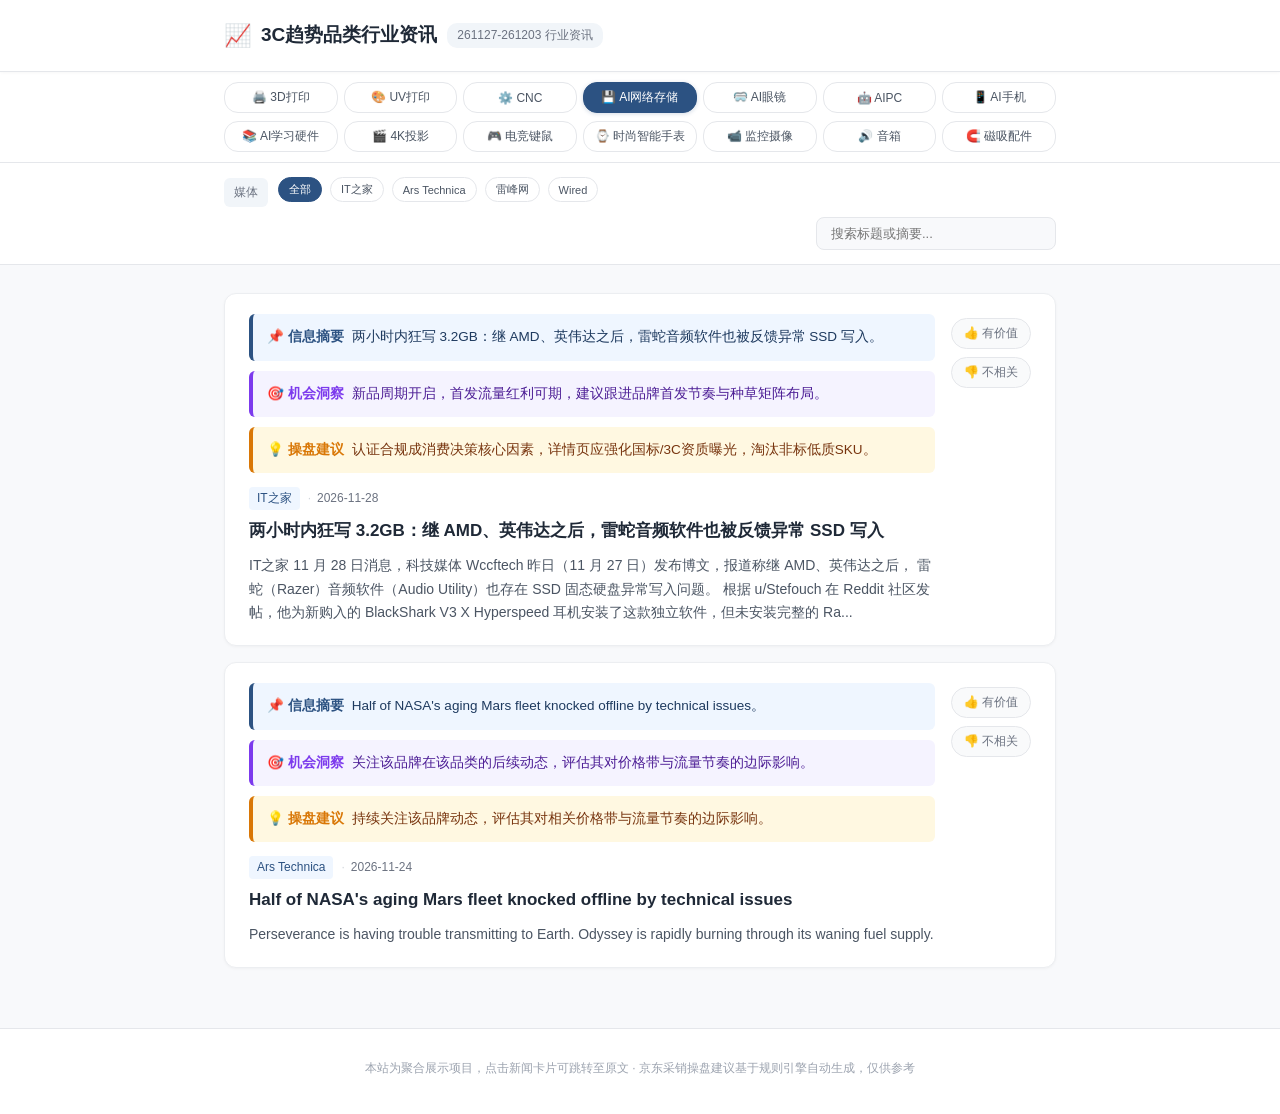
<file: index.html>
<!DOCTYPE html>
<html lang="zh-CN">
<head>
  <meta charset="UTF-8" />
  <meta name="viewport" content="width=device-width, initial-scale=1.0" />
  <title>3C趋势品类行业资讯 · 最近 7 天</title>
  <meta name="description" content="3C趋势品类行业最近 7 天权威媒体动态聚合，含京东采销操盘建议。" />
  <link rel="stylesheet" href="./style.css" />
</head>
<body>
  <header class="site-header">
    <div class="container">
      <div class="brand">
        <span class="brand-icon">📈</span>
        <h1>3C趋势品类行业资讯</h1>
        <span class="brand-tag" id="date-range">行业资讯</span>
      </div>
    </div>
  </header>

  <nav class="category-tabs">
    <div class="container">
      <div class="tabs-scroll" id="category-tabs">
        <!-- Category tabs are dynamically rendered from categories.json by app.js -->
      </div>
    </div>
  </nav>

  <section class="toolbar">
    <div class="container toolbar-inner">
      <div class="filter-row">
        <span class="filter-label">媒体</span>
        <div class="source-filter chips-wrap" id="source-filter">
          <button class="chip chip-active" data-source="">全部</button>
        </div>
      </div>
      <div class="search-box">
        <input type="search" id="search-input" placeholder="搜索标题或摘要..." aria-label="搜索" />
      </div>
    </div>
  </section>

  <main class="container">
    <div id="news-list" class="news-list" aria-live="polite"></div>
    <div id="empty-state" class="empty-state" hidden>
      <p>暂无匹配的新闻 ✨</p>
      <p class="empty-tip">试试切换其他来源或清空搜索关键词</p>
    </div>
  </main>

  <footer class="site-footer">
    <div class="container">
      <p class="footer-sub">本站为聚合展示项目，点击新闻卡片可跳转至原文 · 京东采销操盘建议基于规则引擎自动生成，仅供参考</p>
    </div>
  </footer>

  <script src="./data/news.data.js"></script>
  <script src="./js/app.js"></script>
</body>
</html>
</file>
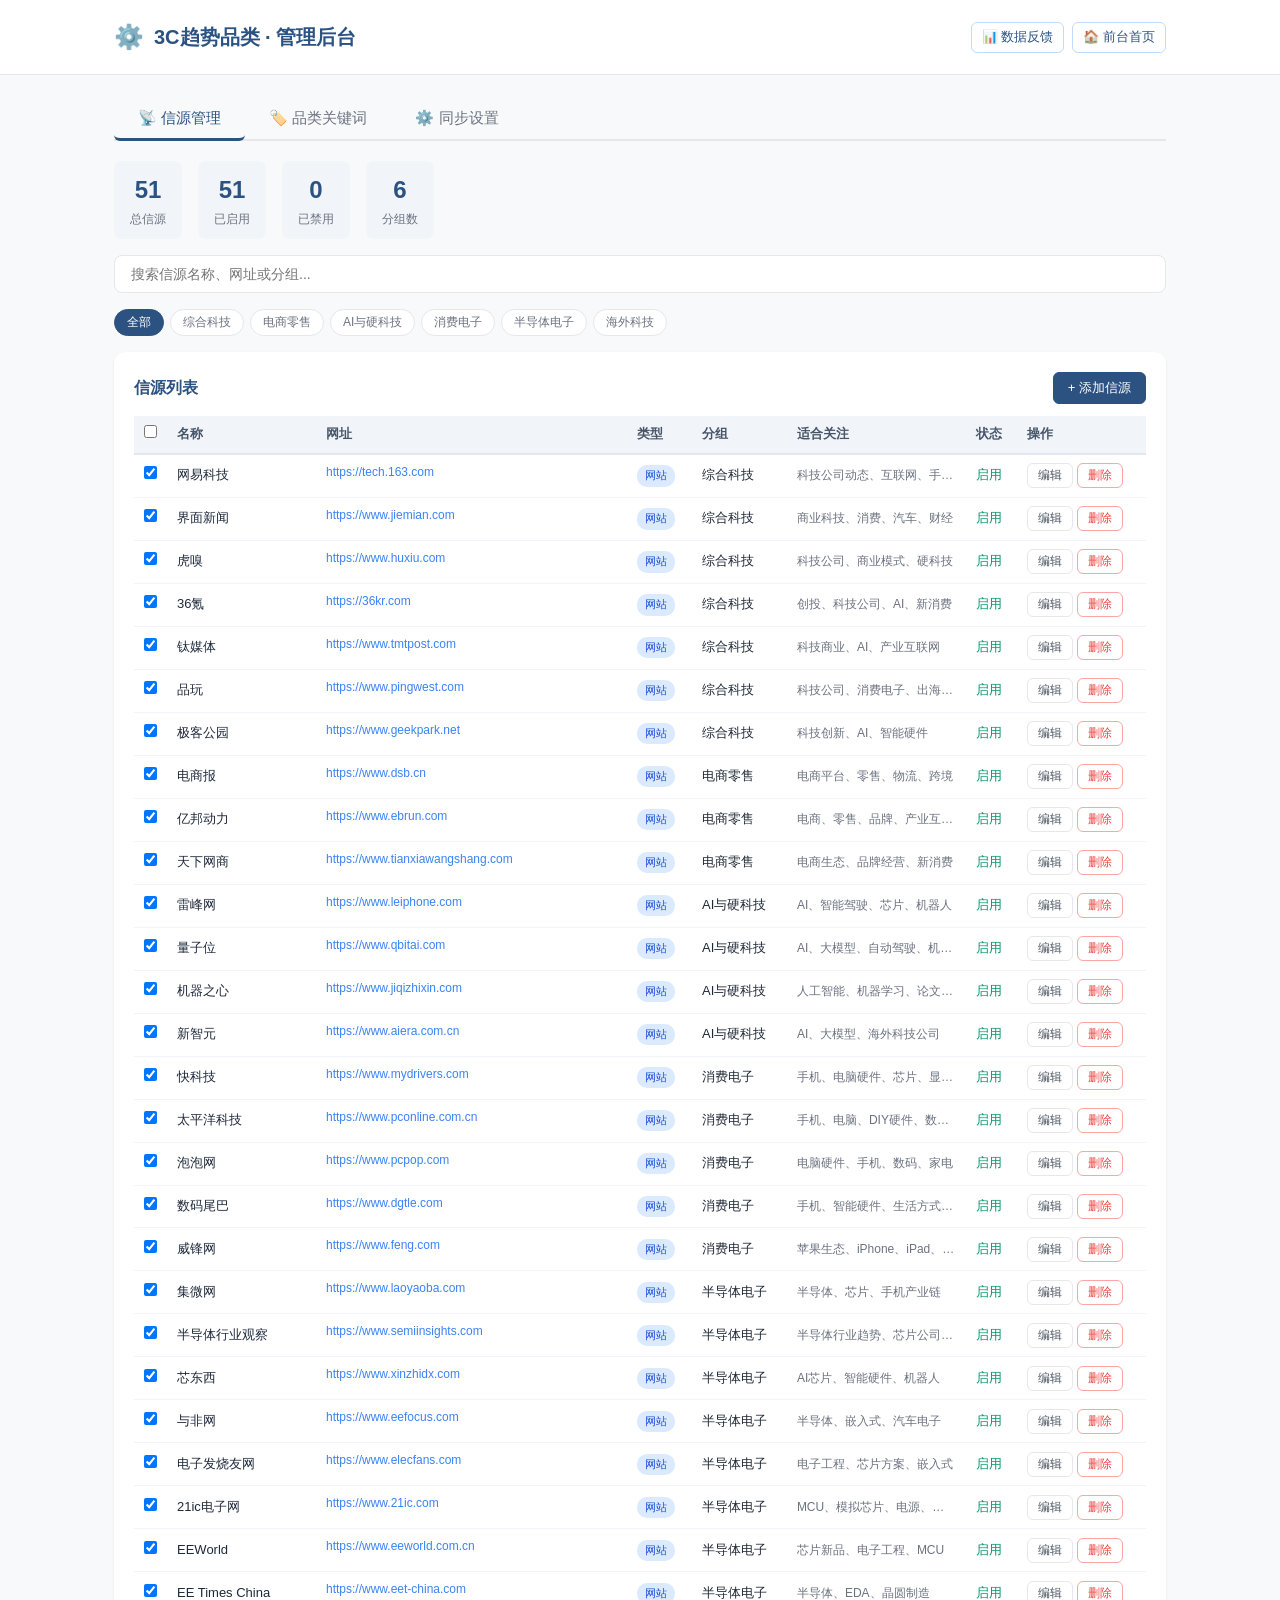
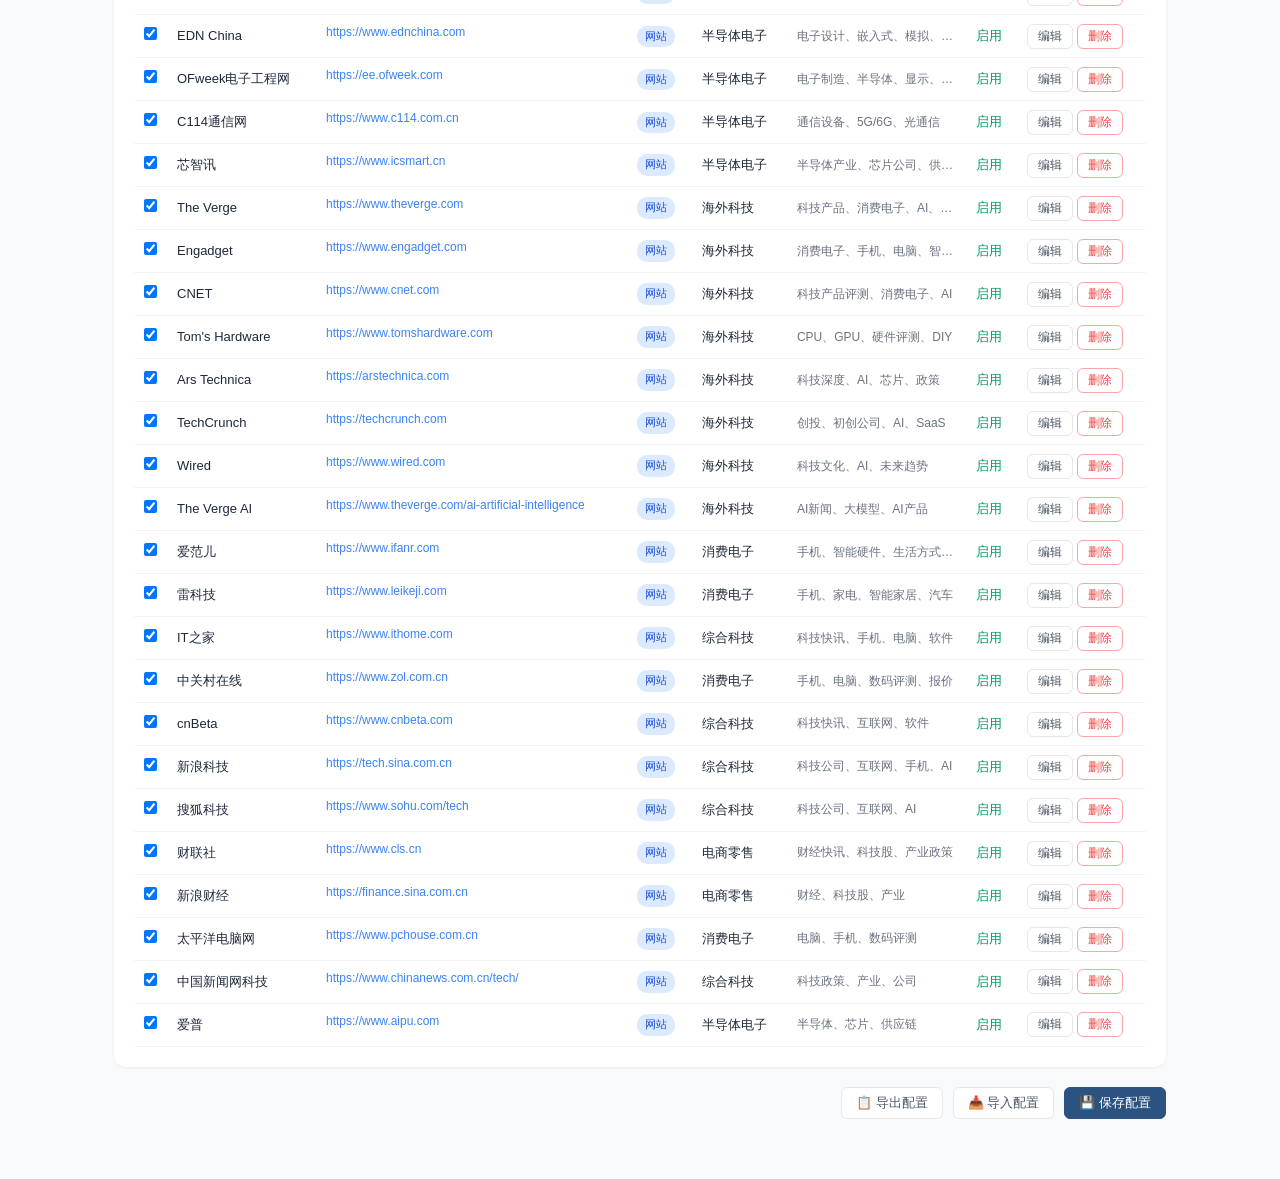
<file: admin/index.html>
<!DOCTYPE html>
<html lang="zh-CN">
<head>
  <meta charset="UTF-8">
  <meta name="viewport" content="width=device-width, initial-scale=1.0">
  <title>3C趋势品类 · 管理后台</title>
  <style>
    * { box-sizing: border-box; margin: 0; padding: 0; }
    html, body {
      font-family: -apple-system, BlinkMacSystemFont, "Segoe UI", "PingFang SC", "Microsoft YaHei", sans-serif;
      font-size: 14px; line-height: 1.6; color: #1F2937; background: #F8F9FB;
    }
    .container { max-width: 1100px; margin: 0 auto; padding: 0 24px; }
    header {
      background: #FFFFFF; border-bottom: 1px solid #E5E7EB; padding: 18px 0;
      position: sticky; top: 0; z-index: 10;
    }
    header .container { display: flex; align-items: center; gap: 10px; }
    header h1 { font-size: 20px; color: #2C5282; }
    .brand-icon { font-size: 24px; }
    main { padding: 24px 0 60px; }

    /* Tab navigation */
    .tab-nav { display: flex; gap: 0; margin-bottom: 20px; border-bottom: 2px solid #E5E7EB; }
    .tab-btn {
      padding: 10px 24px; font-size: 15px; font-weight: 500; cursor: pointer;
      border: none; background: none; color: #6B7280; border-bottom: 3px solid transparent;
      margin-bottom: -2px; transition: all 0.2s;
    }
    .tab-btn:hover { color: #2C5282; }
    .tab-btn.active { color: #2C5282; border-bottom-color: #2C5282; }
    .tab-content { display: none; }
    .tab-content.active { display: block; }

    /* Cards */
    .card {
      background: #FFFFFF; border-radius: 12px; padding: 20px;
      margin-bottom: 16px; box-shadow: 0 1px 3px rgba(0,0,0,0.06);
    }
    .card h2 { font-size: 16px; color: #2C5282; margin-bottom: 12px; }
    .card h3 { font-size: 14px; color: #374151; margin: 12px 0 8px; }

    /* Source table */
    .src-table { width: 100%; border-collapse: collapse; font-size: 13px; }
    .src-table th { text-align: left; padding: 8px 10px; background: #F1F5F9; color: #475569; font-weight: 600; border-bottom: 2px solid #E2E8F0; }
    .src-table td { padding: 8px 10px; border-bottom: 1px solid #F1F5F9; vertical-align: middle; }
    .src-table tr:hover td { background: #F8FAFC; }
    .src-table .src-name { font-weight: 500; color: #1E293B; }
    .src-table .src-url { color: #3B82F6; text-decoration: none; font-size: 12px; max-width: 280px; display: inline-block; overflow: hidden; text-overflow: ellipsis; white-space: nowrap; }
    .src-table .src-url:hover { text-decoration: underline; }
    .src-type-badge {
      display: inline-block; padding: 2px 8px; border-radius: 10px; font-size: 11px; font-weight: 500;
    }
    .src-type-website { background: #DBEAFE; color: #1D4ED8; }
    .src-type-wechat { background: #D1FAE5; color: #065F46; }
    .src-type-weibo { background: #FEE2E2; color: #991B1B; }
    .src-type-community { background: #FEF3C7; color: #92400E; }

    /* Category group filter */
    .group-filter { display: flex; flex-wrap: wrap; gap: 6px; margin-bottom: 16px; }
    .group-btn {
      padding: 4px 12px; border-radius: 16px; font-size: 12px; cursor: pointer;
      border: 1px solid #E5E7EB; background: #FFF; color: #6B7280; transition: all 0.15s;
    }
    .group-btn:hover { border-color: #2C5282; color: #2C5282; }
    .group-btn.active { background: #2C5282; color: #FFF; border-color: #2C5282; }

    /* Category items */
    .cat-list { display: flex; flex-direction: column; gap: 12px; }
    .cat-item { border: 1px solid #E5E7EB; border-radius: 8px; padding: 16px; background: #FAFBFC; }
    .cat-header { display: flex; align-items: center; gap: 8px; margin-bottom: 10px; }
    .cat-header .icon { font-size: 20px; }
    .cat-header .name { font-weight: 600; font-size: 15px; color: #1F2937; }
    .cat-header .id { font-size: 12px; color: #6B7280; }
    .cat-header .actions { margin-left: auto; display: flex; gap: 6px; }

    /* Tags */
    .tag-list { display: flex; flex-wrap: wrap; gap: 6px; margin-top: 4px; }
    .tag {
      display: inline-flex; align-items: center; gap: 4px;
      background: #EFF6FF; color: #2C5282; border: 1px solid #BFDBFE;
      padding: 3px 10px; border-radius: 12px; font-size: 12px;
    }
    .tag .remove { cursor: pointer; color: #EF4444; font-weight: bold; }
    .tag .remove:hover { color: #DC2626; }

    /* Form elements */
    .field-group { margin-bottom: 10px; }
    .field-group label { display: block; font-size: 12px; color: #6B7280; margin-bottom: 4px; font-weight: 500; }
    .field-group input, .field-group textarea, .field-group select {
      width: 100%; padding: 8px 12px; border: 1px solid #E5E7EB; border-radius: 6px;
      font-size: 13px; font-family: inherit; background: #FFFFFF;
    }
    .field-group textarea { min-height: 60px; resize: vertical; }

    /* Buttons */
    button {
      padding: 6px 14px; border-radius: 6px; border: 1px solid #E5E7EB;
      background: #FFFFFF; color: #4B5563; font-size: 13px; cursor: pointer;
      transition: all 0.15s;
    }
    button:hover { border-color: #2C5282; color: #2C5282; }
    .btn-primary { background: #2C5282; color: #FFFFFF; border-color: #2C5282; }
    .btn-primary:hover { background: #1E3A5F; }
    .btn-danger { color: #EF4444; border-color: #FCA5A5; }
    .btn-danger:hover { background: #FEF2F2; border-color: #EF4444; }
    .btn-sm { padding: 3px 10px; font-size: 12px; }
    .add-row { display: flex; gap: 6px; margin-top: 8px; align-items: center; }
    .add-row input, .add-row select { flex: 1; padding: 6px 10px; border: 1px solid #E5E7EB; border-radius: 6px; font-size: 13px; }
    .actions-bar { display: flex; gap: 10px; margin-top: 20px; justify-content: flex-end; }

    /* Modal */
    .modal-overlay {
      display: none; position: fixed; top: 0; left: 0; width: 100%; height: 100%;
      background: rgba(0,0,0,0.4); z-index: 50; align-items: center; justify-content: center;
    }
    .modal-overlay.show { display: flex; }
    .modal {
      background: #FFF; border-radius: 12px; padding: 24px; width: 90%; max-width: 600px;
      max-height: 80vh; overflow-y: auto; box-shadow: 0 20px 60px rgba(0,0,0,0.2);
    }
    .modal h3 { font-size: 16px; color: #2C5282; margin-bottom: 16px; }
    .modal .field-group { margin-bottom: 14px; }

    /* Toast */
    .toast {
      position: fixed; bottom: 24px; right: 24px; padding: 12px 20px;
      background: #059669; color: #FFFFFF; border-radius: 8px; font-size: 14px;
      box-shadow: 0 4px 12px rgba(0,0,0,0.15); z-index: 100;
      animation: fadeIn 0.3s ease;
    }
    @keyframes fadeIn { from { opacity: 0; transform: translateY(10px); } to { opacity: 1; transform: translateY(0); } }
    .empty-msg { color: #9CA3AF; font-style: italic; text-align: center; padding: 20px; }

    /* Stats */
    .stats-bar { display: flex; gap: 16px; margin-bottom: 16px; }
    .stat-item { background: #F1F5F9; border-radius: 8px; padding: 10px 16px; text-align: center; }
    .stat-item .stat-num { font-size: 24px; font-weight: 700; color: #2C5282; }
    .stat-item .stat-label { font-size: 12px; color: #6B7280; }

    /* Search */
    .search-bar { margin-bottom: 16px; }
    .search-bar input {
      width: 100%; padding: 10px 16px; border: 1px solid #E5E7EB; border-radius: 8px;
      font-size: 14px; background: #FFF;
    }
    .search-bar input:focus { outline: none; border-color: #2C5282; box-shadow: 0 0 0 3px rgba(44,82,130,0.1); }
  </style>
</head>
<body>
  <header>
    <div class="container">
      <span class="brand-icon">⚙️</span>
      <h1>3C趋势品类 · 管理后台</h1>
      <nav style="margin-left:auto;display:flex;gap:8px;">
        <a href="feedback.html" style="color:#2C5282;text-decoration:none;font-size:13px;padding:4px 10px;border:1px solid #BFDBFE;border-radius:6px;">📊 数据反馈</a>
        <a href="../index.html" style="color:#2C5282;text-decoration:none;font-size:13px;padding:4px 10px;border:1px solid #BFDBFE;border-radius:6px;">🏠 前台首页</a>
      </nav>
    </div>
  </header>
  <main>
    <div class="container">
      <!-- Tab Navigation -->
      <div class="tab-nav">
        <button class="tab-btn active" onclick="switchTab('sources')">📡 信源管理</button>
        <button class="tab-btn" onclick="switchTab('categories')">🏷️ 品类关键词</button>
        <button class="tab-btn" onclick="switchTab('settings')">⚙️ 同步设置</button>
      </div>

      <!-- Tab 1: Source Management -->
      <div class="tab-content active" id="tab-sources">
        <div class="stats-bar" id="src-stats"></div>
        <div class="search-bar">
          <input type="text" id="src-search" placeholder="搜索信源名称、网址或分组..." oninput="filterSources()">
        </div>
        <div class="group-filter" id="group-filter"></div>
        <div class="card">
          <div style="display:flex;justify-content:space-between;align-items:center;margin-bottom:12px;">
            <h2 style="margin:0;">信源列表</h2>
            <button class="btn-primary" onclick="openAddSourceModal()">+ 添加信源</button>
          </div>
          <div style="overflow-x:auto;">
            <table class="src-table" id="src-table">
              <thead>
                <tr>
                  <th style="width:30px"><input type="checkbox" id="src-select-all" onchange="toggleAllSources(this)"></th>
                  <th>名称</th>
                  <th>网址</th>
                  <th>类型</th>
                  <th>分组</th>
                  <th>适合关注</th>
                  <th>状态</th>
                  <th>操作</th>
                </tr>
              </thead>
              <tbody id="src-tbody"></tbody>
            </table>
          </div>
        </div>
      </div>

      <!-- Tab 2: Category Keywords -->
      <div class="tab-content" id="tab-categories">
        <div class="card">
          <h2>品类关键词配置</h2>
          <p style="font-size:13px;color:#6B7280;margin-bottom:16px;">管理各品类的关键词。爬虫将根据关键词从信源中匹配资讯并归类。修改后点击"保存配置"生效。</p>
          <div class="cat-list" id="cat-list"></div>
          <div style="margin-top:12px;">
            <button class="btn-primary" onclick="addCategory()">+ 添加品类</button>
          </div>
        </div>
      </div>

      <!-- Tab 3: Sync Settings -->
      <div class="tab-content" id="tab-settings">
        <div class="card">
          <h2>GitHub 自动同步设置</h2>
          <p style="font-size:13px;color:#6B7280;margin-bottom:16px;">配置GitHub Token后，点击"保存配置"将自动提交到GitHub仓库，爬虫第二天运行时自动读取最新配置，无需手动操作。</p>
          <div class="field-group">
            <label>GitHub 仓库 (owner/repo)</label>
            <input type="text" id="gh-repo" placeholder="zhanlang990/urban-garbanzo" value="zhanlang990/urban-garbanzo">
            <div style="font-size:11px;color:#9CA3AF;margin-top:4px;">已预填默认仓库地址，通常无需修改</div>
          </div>
          <div class="field-group">
            <label>GitHub Token <span style="color:#DC2626;">*必填</span></label>
            <input type="password" id="gh-token" placeholder="ghp_xxxxxxxxxxxx">
            <div style="font-size:11px;color:#9CA3AF;margin-top:4px;">Token仅保存在浏览器localStorage中，不会上传到任何服务器。需要repo权限以提交文件。<br>生成方式：GitHub → Settings → Developer settings → Personal access tokens → Generate new token (classic)，勾选 repo 权限</div>
          </div>
          <div class="field-group">
            <label>目标分支</label>
            <input type="text" id="gh-branch" placeholder="main" value="main">
          </div>
          <div style="margin-top:16px;">
            <button class="btn-primary" onclick="saveGitHubSettings()">💾 保存设置</button>
            <button onclick="testGitHubConnection()" style="margin-left:8px;">🔗 测试连接</button>
            <button onclick="clearGitHubSettings()" style="margin-left:8px;">🗑️ 清除设置</button>
          </div>
          <div id="gh-status" style="margin-top:12px;font-size:13px;"></div>
        </div>

        <div class="card">
          <h2>手动同步（备用）</h2>
          <p style="font-size:13px;color:#6B7280;margin-bottom:12px;">配置GitHub Token后无需手动操作。此功能仅作备用，可导出/导入配置文件。</p>
          <div style="display:flex;gap:8px;">
            <button onclick="exportConfig()">📋 导出配置</button>
            <button onclick="importConfig()">📥 导入配置</button>
          </div>
        </div>
      </div>

      <!-- Actions Bar -->
      <div class="actions-bar">
        <button onclick="exportConfig()">📋 导出配置</button>
        <button onclick="importConfig()">📥 导入配置</button>
        <button class="btn-primary" onclick="saveConfig()">💾 保存配置</button>
      </div>
    </div>
  </main>

  <!-- Add/Edit Source Modal -->
  <div class="modal-overlay" id="source-modal">
    <div class="modal">
      <h3 id="modal-title">添加信源</h3>
      <div class="field-group">
        <label>名称 *</label>
        <input type="text" id="m-name" placeholder="如：36氪">
      </div>
      <div class="field-group">
        <label>网址</label>
        <input type="text" id="m-url" placeholder="如：https://36kr.com">
      </div>
      <div class="field-group">
        <label>类型 *</label>
        <select id="m-type">
          <option value="website">网站</option>
          <option value="wechat">微信公众号</option>
          <option value="weibo">微博</option>
          <option value="community">社区</option>
        </select>
      </div>
      <div class="field-group">
        <label>分组</label>
        <select id="m-group">
          <option value="综合科技">综合科技</option>
          <option value="电商零售">电商零售</option>
          <option value="AI与硬科技">AI与硬科技</option>
          <option value="消费电子">消费电子</option>
          <option value="半导体电子">半导体电子</option>
          <option value="海外科技">海外科技</option>
          <option value="微信公众号">微信公众号</option>
          <option value="微博">微博</option>
        </select>
      </div>
      <div class="field-group">
        <label>适合关注</label>
        <input type="text" id="m-focus" placeholder="如：创投、科技公司、AI">
      </div>
      <div class="field-group">
        <label>特点描述</label>
        <textarea id="m-desc" placeholder="信源特点说明"></textarea>
      </div>
      <div class="field-group">
        <label>搜索ID（英文，用于爬虫识别）</label>
        <input type="text" id="m-id" placeholder="如：36kr">
      </div>
      <div style="display:flex;gap:10px;justify-content:flex-end;margin-top:16px;">
        <button onclick="closeSourceModal()">取消</button>
        <button class="btn-primary" onclick="saveSource()">保存</button>
      </div>
    </div>
  </div>

  <input type="file" id="import-file" accept=".json" style="display:none" onchange="handleImport(event)">
  <script src="js/admin.js"></script>
</body>
</html>
</file>
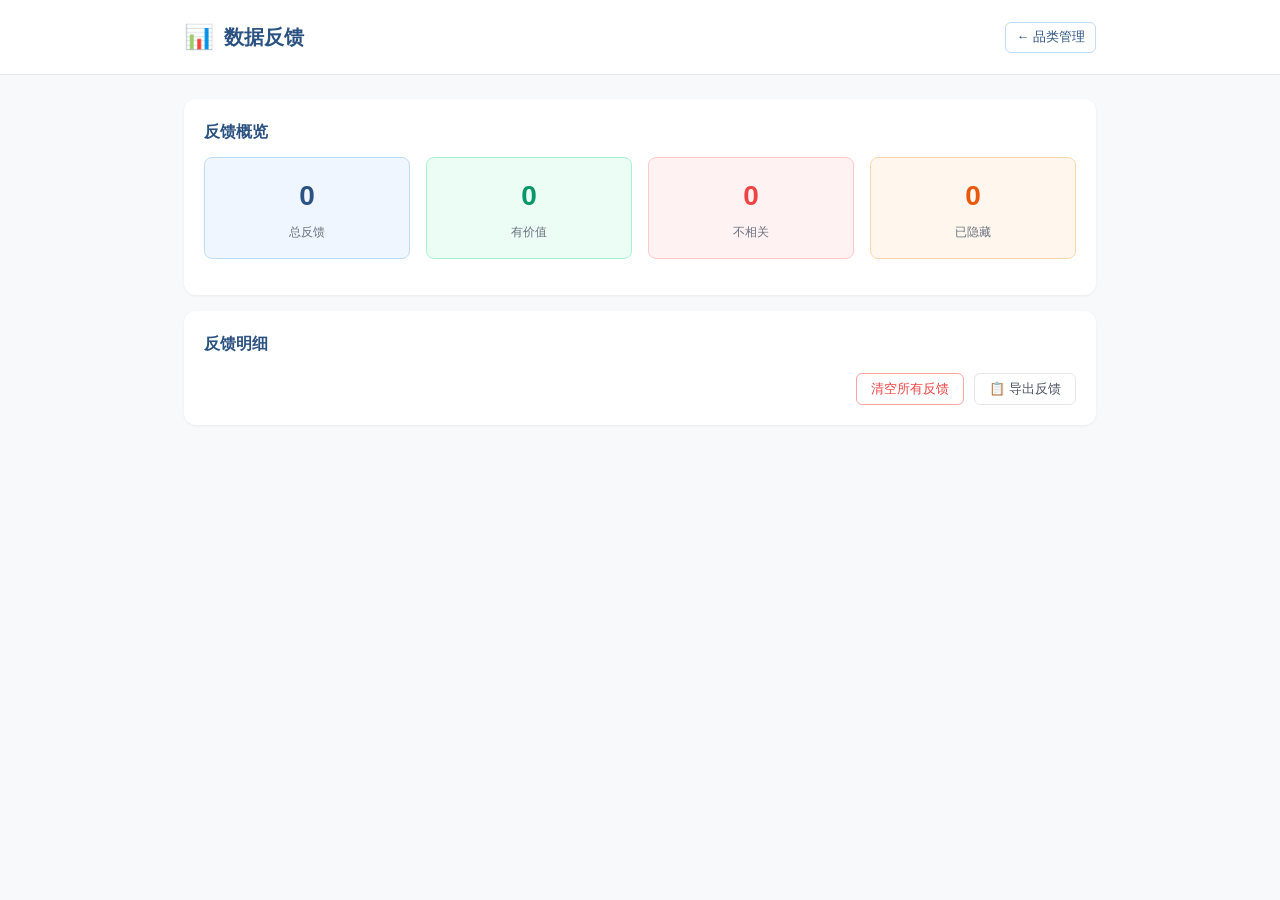
<file: admin/feedback.html>
<!DOCTYPE html>
<html lang="zh-CN">
<head>
  <meta charset="UTF-8">
  <meta name="viewport" content="width=device-width, initial-scale=1.0">
  <title>3C趋势品类 · 数据反馈</title>
  <style>
    * { box-sizing: border-box; margin: 0; padding: 0; }
    html, body {
      font-family: -apple-system, BlinkMacSystemFont, "Segoe UI", "PingFang SC", "Microsoft YaHei", sans-serif;
      font-size: 14px; line-height: 1.6; color: #1F2937; background: #F8F9FB;
    }
    .container { max-width: 960px; margin: 0 auto; padding: 0 24px; }
    header {
      background: #FFFFFF; border-bottom: 1px solid #E5E7EB; padding: 18px 0;
      position: sticky; top: 0; z-index: 10;
    }
    header .container { display: flex; align-items: center; gap: 10px; }
    header h1 { font-size: 20px; color: #2C5282; }
    .brand-icon { font-size: 24px; }
    nav { display: flex; gap: 12px; margin-left: auto; }
    nav a { color: #2C5282; text-decoration: none; font-size: 13px; padding: 4px 10px; border: 1px solid #BFDBFE; border-radius: 6px; }
    nav a:hover { background: #EFF6FF; }
    main { padding: 24px 0 60px; }
    .card {
      background: #FFFFFF; border-radius: 12px; padding: 20px;
      margin-bottom: 16px; box-shadow: 0 1px 3px rgba(0,0,0,0.06);
    }
    .card h2 { font-size: 16px; color: #2C5282; margin-bottom: 12px; }
    .stats-row { display: flex; gap: 16px; flex-wrap: wrap; margin-bottom: 16px; }
    .stat-box {
      flex: 1; min-width: 120px; padding: 16px; border-radius: 8px;
      text-align: center; border: 1px solid #E5E7EB;
    }
    .stat-box .num { font-size: 28px; font-weight: 700; color: #2C5282; }
    .stat-box .label { font-size: 12px; color: #6B7280; margin-top: 4px; }
    .stat-good { background: #ECFDF5; border-color: #A7F3D0; }
    .stat-good .num { color: #059669; }
    .stat-bad { background: #FEF2F2; border-color: #FECACA; }
    .stat-bad .num { color: #EF4444; }
    .stat-hidden { background: #FFF7ED; border-color: #FED7AA; }
    .stat-hidden .num { color: #EA580C; }
    .stat-total { background: #EFF6FF; border-color: #BFDBFE; }
    table { width: 100%; border-collapse: collapse; font-size: 13px; }
    th, td { padding: 8px 12px; text-align: left; border-bottom: 1px solid #F3F4F6; }
    th { background: #F9FAFB; color: #6B7280; font-weight: 600; font-size: 12px; }
    td { vertical-align: top; }
    tr:hover td { background: #FAFBFC; }
    .badge-good { background: #ECFDF5; color: #059669; padding: 2px 8px; border-radius: 10px; font-size: 11px; }
    .badge-bad { background: #FEF2F2; color: #EF4444; padding: 2px 8px; border-radius: 10px; font-size: 11px; }
    .badge-hidden { background: #FFF7ED; color: #EA580C; padding: 2px 8px; border-radius: 10px; font-size: 11px; }
    .url-cell { max-width: 300px; overflow: hidden; text-overflow: ellipsis; white-space: nowrap; }
    .url-cell a { color: #2C5282; text-decoration: none; }
    .url-cell a:hover { text-decoration: underline; }
    .empty-msg { color: #9CA3AF; font-style: italic; text-align: center; padding: 40px 20px; }
    .day-section { margin-bottom: 20px; }
    .day-header { font-size: 14px; font-weight: 600; color: #374151; padding: 8px 0; border-bottom: 2px solid #E5E7EB; margin-bottom: 8px; }
    button { padding: 6px 14px; border-radius: 6px; border: 1px solid #E5E7EB; background: #FFFFFF; color: #4B5563; font-size: 13px; cursor: pointer; transition: all 0.15s; }
    button:hover { border-color: #2C5282; color: #2C5282; }
    .btn-primary { background: #2C5282; color: #FFFFFF; border-color: #2C5282; }
    .btn-primary:hover { background: #1E3A5F; }
    .btn-danger { color: #EF4444; border-color: #FCA5A5; }
    .btn-danger:hover { background: #FEF2F2; border-color: #EF4444; }
    .actions-bar { display: flex; gap: 10px; margin-top: 16px; justify-content: flex-end; }
    @media (max-width: 767px) {
      .container { padding: 0 12px; }
      .stats-row { gap: 8px; }
      .stat-box { min-width: 80px; padding: 10px; }
      .stat-box .num { font-size: 22px; }
      table { font-size: 12px; }
      th, td { padding: 6px 8px; }
      .url-cell { max-width: 150px; }
    }
  </style>
</head>
<body>
  <header>
    <div class="container">
      <span class="brand-icon">📊</span>
      <h1>数据反馈</h1>
      <nav>
        <a href="index.html">← 品类管理</a>
      </nav>
    </div>
  </header>
  <main>
    <div class="container">
      <div class="card">
        <h2>反馈概览</h2>
        <div class="stats-row" id="stats-row">
          <div class="stat-box stat-total"><div class="num" id="stat-total">0</div><div class="label">总反馈</div></div>
          <div class="stat-box stat-good"><div class="num" id="stat-good">0</div><div class="label">有价值</div></div>
          <div class="stat-box stat-bad"><div class="num" id="stat-bad">0</div><div class="label">不相关</div></div>
          <div class="stat-box stat-hidden"><div class="num" id="stat-hidden">0</div><div class="label">已隐藏</div></div>
        </div>
      </div>
      <div class="card">
        <h2>反馈明细</h2>
        <div id="feedback-detail"></div>
        <div class="actions-bar">
          <button class="btn-danger" onclick="clearAllFeedback()">清空所有反馈</button>
          <button onclick="exportFeedback()">📋 导出反馈</button>
        </div>
      </div>
    </div>
  </main>
  <script>
    (function() {
      "use strict";
      var STORAGE_KEY = "safebox_feedback_v1";
      var HIDDEN_KEY = "safebox_hidden_v1";
      var HISTORY_KEY = "feedback_history";

      function loadFeedback() {
        try { return JSON.parse(localStorage.getItem(STORAGE_KEY)) || {}; }
        catch(e) { return {}; }
      }
      function loadHidden() {
        try { return JSON.parse(localStorage.getItem(HIDDEN_KEY)) || {}; }
        catch(e) { return {}; }
      }
      function loadHistory() {
        try { return JSON.parse(localStorage.getItem(HISTORY_KEY)) || []; }
        catch(e) { return []; }
      }
      function saveHistory(data) {
        try { localStorage.setItem(HISTORY_KEY, JSON.stringify(data)); } catch(e) {}
      }

      // Receive feedback data from URL params (sent by main site daily)
      function receiveFromUrl() {
        var params = new URLSearchParams(window.location.search);
        var fbData = params.get("fb");
        var hiddenData = params.get("hidden");
        var date = params.get("date");
        if (!fbData && !hiddenData) return;
        var history = loadHistory();
        var entry = {
          date: date || new Date().toISOString().slice(0, 10),
          feedback: fbData ? JSON.parse(atob(decodeURIComponent(fbData))) : {},
          hidden: hiddenData ? JSON.parse(atob(decodeURIComponent(hiddenData))) : {}
        };
        // Replace existing entry for same date or add new
        var idx = history.findIndex(function(h) { return h.date === entry.date; });
        if (idx >= 0) { history[idx] = entry; } else { history.push(entry); }
        saveHistory(history);
        // Also merge into current feedback
        var current = loadFeedback();
        var incoming = entry.feedback;
        for (var k in incoming) { current[k] = incoming[k]; }
        try { localStorage.setItem(STORAGE_KEY, JSON.stringify(current)); } catch(e) {}
        var currentHidden = loadHidden();
        var incomingHidden = entry.hidden;
        for (var k2 in incomingHidden) { currentHidden[k2] = true; }
        try { localStorage.setItem(HIDDEN_KEY, JSON.stringify(currentHidden)); } catch(e) {}
      }

      function renderStats() {
        var fb = loadFeedback();
        var hidden = loadHidden();
        var total = Object.keys(fb).length;
        var good = 0, bad = 0;
        for (var k in fb) {
          if (fb[k] === "good") good++;
          else if (fb[k] === "bad") bad++;
        }
        var hiddenCount = Object.keys(hidden).length;
        document.getElementById("stat-total").textContent = total;
        document.getElementById("stat-good").textContent = good;
        document.getElementById("stat-bad").textContent = bad;
        document.getElementById("stat-hidden").textContent = hiddenCount;
      }

      function renderDetail() {
        var fb = loadFeedback();
        var hidden = loadHidden();
        var entries = [];
        for (var url in fb) {
          entries.push({ url: url, type: fb[url], hidden: !!hidden[url] });
        }
        // Sort: bad first, then good
        entries.sort(function(a, b) {
          if (a.type === "bad" && b.type !== "bad") return -1;
          if (a.type !== "bad" && b.type === "bad") return 1;
          return 0;
        });
        var $detail = document.getElementById("feedback-detail");
        if (!entries.length) {
          $detail.innerHTML = '<div class="empty-msg">暂无反馈数据</div>';
          return;
        }
        var html = '<table><thead><tr><th>URL</th><th>反馈</th><th>状态</th><th>操作</th></tr></thead><tbody>';
        entries.forEach(function(e) {
          var badge = e.type === "good" ? '<span class="badge-good">有价值</span>' : '<span class="badge-bad">不相关</span>';
          var status = e.hidden ? '<span class="badge-hidden">已隐藏</span>' : '正常';
          html += '<tr>' +
            '<td class="url-cell"><a href="' + escapeAttr(e.url) + '" target="_blank" rel="noopener">' + escapeHtml(decodeURIComponent(e.url).slice(0, 60)) + '</a></td>' +
            '<td>' + badge + '</td>' +
            '<td>' + status + '</td>' +
            '<td><button class="btn-danger" onclick="removeFeedback(\'' + escapeAttr(e.url) + '\')">删除</button></td>' +
            '</tr>';
        });
        html += '</tbody></table>';
        $detail.innerHTML = html;
      }

      function escapeHtml(s) {
        if (!s) return "";
        var d = document.createElement("div");
        d.textContent = s;
        return d.innerHTML;
      }
      function escapeAttr(s) {
        return s.replace(/&/g, "&").replace(/"/g, """).replace(/'/g, "&#39;").replace(/</g, "<").replace(/>/g, ">");
      }

      // Expose global functions
      window.removeFeedback = function(url) {
        var fb = loadFeedback();
        delete fb[url];
        try { localStorage.setItem(STORAGE_KEY, JSON.stringify(fb)); } catch(e) {}
        renderStats();
        renderDetail();
      };
      window.clearAllFeedback = function() {
        if (!confirm("确定要清空所有反馈数据？")) return;
        try { localStorage.removeItem(STORAGE_KEY); localStorage.removeItem(HIDDEN_KEY); } catch(e) {}
        renderStats();
        renderDetail();
      };
      window.exportFeedback = function() {
        var fb = loadFeedback();
        var hidden = loadHidden();
        var data = { feedback: fb, hidden: hidden, exportedAt: new Date().toISOString() };
        var json = JSON.stringify(data, null, 2);
        var blob = new Blob([json], { type: "application/json" });
        var a = document.createElement("a");
        a.href = URL.createObjectURL(blob);
        a.download = "feedback_" + new Date().toISOString().slice(0, 10) + ".json";
        a.click();
      };

      // Init
      receiveFromUrl();
      renderStats();
      renderDetail();
    })();
  </script>
</body>
</html>
</file>
<file: style.css>
/* ============================================================
/* ============================================================
   Safe-box News  · Light theme
   Palette: #F8F9FB bg, #FFFFFF cards, #2C5282 accent, #D97706 insight
   ============================================================ */

* { box-sizing: border-box; }

html, body {
  margin: 0;
  padding: 0;
  background: #F8F9FB;
  color: #1F2937;
  font-family: -apple-system, BlinkMacSystemFont, "Segoe UI", "PingFang SC",
               "Hiragino Sans GB", "Microsoft YaHei", sans-serif;
  font-size: 15px;
  line-height: 1.6;
  -webkit-font-smoothing: antialiased;
}

.container {
  max-width: 880px;
  margin: 0 auto;
  padding: 0 24px;
}

a { color: inherit; text-decoration: none; }

/* ===== Header ===== */
.site-header {
  background: #FFFFFF;
  border-bottom: 1px solid #E5E7EB;
  position: sticky;
  top: 0;
  z-index: 10;
  box-shadow: 0 1px 3px rgba(0,0,0,0.03);
}
.site-header .container {
  display: flex;
  flex-wrap: wrap;
  align-items: center;
  justify-content: space-between;
  padding-top: 18px;
  padding-bottom: 18px;
  gap: 14px;
}
.brand {
  display: flex;
  align-items: center;
  gap: 10px;
  flex-wrap: wrap;
}
.brand-icon {
  font-size: 22px;
}
.brand h1 {
  font-size: 19px;
  font-weight: 600;
  margin: 0;
  color: #1F2937;
}
.brand-tag {
  font-size: 12px;
  color: #6B7280;
  background: #F1F5F9;
  padding: 3px 10px;
  border-radius: 10px;
}


/* ===== Toolbar ===== */
.toolbar {
  background: #FFFFFF;
  border-bottom: 1px solid #E5E7EB;
}
.toolbar-inner {
  display: flex;
  flex-direction: column;
  gap: 10px;
  padding-top: 14px;
  padding-bottom: 14px;
  align-items: stretch;
}
.filter-row {
  display: flex;
  align-items: flex-start;
  gap: 10px;
  flex-wrap: nowrap;
}
.filter-label {
  flex: 0 0 auto;
  font-size: 12px;
  color: #6B7280;
  background: #F1F5F9;
  padding: 5px 10px;
  border-radius: 6px;
  white-space: nowrap;
  margin-top: 1px;
  font-weight: 500;
}
.chips-wrap {
  display: flex;
  flex-wrap: wrap;
  gap: 8px;
  flex: 1 1 auto;
}
.source-filter,
.keyword-filter {
  display: flex;
  gap: 8px;
  flex-wrap: wrap;
  flex: 1 1 auto;
}
.chip {
  border: 1px solid #E5E7EB;
  background: #FFFFFF;
  color: #4B5563;
  padding: 4px 10px;
  border-radius: 16px;
  font-size: 11px;
  cursor: pointer;
  transition: all 0.15s ease;
  white-space: nowrap;
}
.chip:hover {
  border-color: #2C5282;
  color: #2C5282;
}
.chip-active {
  background: #2C5282;
  border-color: #2C5282;
  color: #FFFFFF;
}
.chip-active:hover {
  color: #FFFFFF;
}

/* Keyword chips (golden accent to distinguish from media filter) */
.chip-keyword {
  color: #92400E;
  background: #FFFBEB;
  border-color: #FDE68A;
}
.chip-keyword:hover {
  border-color: #D97706;
  color: #D97706;
}
.chip-keyword.chip-active {
  background: #D97706;
  border-color: #D97706;
  color: #FFFFFF;
}
.chip-keyword.chip-active:hover {
  color: #FFFFFF;
}

/* Category chips (teal accent) */
.chip-cat {
  color: #065F46;
  background: #ECFDF5;
  border-color: #A7F3D0;
}
.chip-cat:hover {
  border-color: #059669;
  color: #059669;
}
.chip-cat.chip-active {
  background: #059669;
  border-color: #059669;
  color: #FFFFFF;
}
.chip-cat.chip-active:hover {
  color: #FFFFFF;
}

/* ===== Category Tabs ===== */
.category-tabs {
  background: #FFFFFF;
  border-bottom: 1px solid #E5E7EB;
}
.tabs-scroll {
  display: grid;
  grid-template-columns: repeat(7, 1fr);
  gap: 8px 6px;
  padding: 10px 0;
}
.tab-btn {
  display: inline-flex;
  align-items: center;
  justify-content: center;
  gap: 3px;
  padding: 6px 4px;
  border: 1px solid #E5E7EB;
  border-radius: 14px;
  background: #FFFFFF;
  color: #4B5563;
  font-size: 12px;
  font-weight: 500;
  cursor: pointer;
  transition: all 0.2s ease;
  white-space: nowrap;
  text-align: center;
}
.tab-btn:hover {
  border-color: #2C5282;
  color: #2C5282;
  background: #EFF6FF;
}
.tab-active {
  background: #2C5282;
  border-color: #2C5282;
  color: #FFFFFF;
  box-shadow: 0 1px 4px rgba(44, 82, 130, 0.2);
}
.tab-active:hover {
  background: #1E3A5F;
  border-color: #1E3A5F;
  color: #FFFFFF;
}

.search-box {
  flex: 0 0 auto;
  align-self: flex-end;
}
.search-box input {
  width: 100%;
  min-width: 240px;
  padding: 8px 14px;
  border: 1px solid #E5E7EB;
  border-radius: 8px;
  background: #F8F9FB;
  font-size: 13px;
  color: #1F2937;
  outline: none;
  transition: all 0.15s ease;
}
.search-box input:focus {
  background: #FFFFFF;
  border-color: #2C5282;
  box-shadow: 0 0 0 3px rgba(44, 82, 130, 0.1);
}

/* ===== News List (single-column list layout) ===== */
.news-list {
  display: flex;
  flex-direction: column;
  gap: 16px;
  padding: 28px 0 60px;
}
.news-card {
  background: #FFFFFF;
  border: 1px solid #ECEEF1;
  border-radius: 12px;
  padding: 20px 24px;
  display: flex;
  flex-direction: row;
  align-items: stretch;
  gap: 16px;
  transition: all 0.2s ease;
  box-shadow: 0 1px 3px rgba(0,0,0,0.04);
}
.news-card:hover {
  box-shadow: 0 4px 16px rgba(0,0,0,0.06);
  border-color: #D5DBE5;
}
.card-body {
  flex: 1 1 auto;
  min-width: 0;
}
/* Feedback sidebar */
.card-feedback {
  flex: 0 0 auto;
  display: flex;
  flex-direction: column;
  gap: 8px;
  align-items: center;
  justify-content: flex-start;
  padding-top: 4px;
}
.fb-btn {
  display: inline-flex;
  align-items: center;
  gap: 4px;
  padding: 6px 12px;
  border: 1px solid #E5E7EB;
  border-radius: 20px;
  background: #F9FAFB;
  color: #6B7280;
  font-size: 12px;
  cursor: pointer;
  transition: all 0.15s ease;
  white-space: nowrap;
  user-select: none;
}
.fb-btn:hover {
  border-color: #9CA3AF;
  color: #374151;
  background: #F3F4F6;
}
.fb-good.fb-active {
  background: #ECFDF5;
  border-color: #34D399;
  color: #065F46;
}
.fb-bad.fb-active {
  background: #FEF2F2;
  border-color: #F87171;
  color: #991B1B;
}
.fb-export {
  font-size: 12px;
  padding: 6px 16px;
  border-color: #C7D2FE;
  color: #4338CA;
  background: #EEF2FF;
}
.fb-export:hover {
  background: #E0E7FF;
  border-color: #818CF8;
  color: #3730A3;
}

/* Card slide-out animation (bad feedback) */
@keyframes slideOutRight {
  0% { transform: translateX(0); opacity: 1; max-height: 500px; margin-bottom: 16px; }
  70% { transform: translateX(100%); opacity: 0; max-height: 500px; margin-bottom: 16px; }
  100% { transform: translateX(100%); opacity: 0; max-height: 0; margin-bottom: 0; padding: 0; border: 0; overflow: hidden; }
}
.card-slide-out {
  animation: slideOutRight 0.5s ease forwards;
  pointer-events: none;
}
/* Title link: clickable, distinguishable, copy-friendly */
.title-link {
  color: #1F2937;
  text-decoration: none;
  transition: color 0.15s;
}
.title-link:hover {
  color: #2C5282;
  text-decoration: underline;
}
.news-meta {
  display: flex;
  align-items: center;
  gap: 8px;
  font-size: 12px;
  color: #6B7280;
  margin: 14px 0 8px;
}
.news-sources {
  display: flex;
  flex-wrap: wrap;
  gap: 6px;
}
.news-source {
  background: #EFF6FF;
  color: #2C5282;
  padding: 2px 8px;
  border-radius: 4px;
  font-weight: 500;
}
.news-date::before {
  content: "·";
  margin-right: 6px;
  color: #D1D5DB;
}
.news-title {
  font-size: 17px;
  font-weight: 600;
  color: #1F2937;
  line-height: 1.5;
  margin: 0 0 10px;
}
.news-summary {
  font-size: 14px;
  color: #4B5563;
  line-height: 1.7;
  margin: 0;
}
/* Three info blocks placed at TOP of the card:
   信息摘要(brief) / 机会洞察(opportunity) / 品类操盘建议(insight) */
.news-brief,
.news-opportunity,
.news-insight {
  padding: 12px 14px;
  border-radius: 6px;
  font-size: 13.5px;
  line-height: 1.65;
  margin-bottom: 10px;
}
.news-brief {
  background: #EFF6FF;
  border-left: 4px solid #2C5282;
  color: #1E3A5F;
}
.news-opportunity {
  background: #F5F3FF;
  border-left: 4px solid #7C3AED;
  color: #4C1D95;
}
.news-insight {
  background: #FFF8E1;
  border-left: 4px solid #D97706;
  color: #78350F;
}
.block-tag {
  display: inline-block;
  font-weight: 600;
  margin-right: 8px;
}
.news-brief .block-tag { color: #2C5282; }
.news-opportunity .block-tag { color: #7C3AED; }
.news-insight .block-tag { color: #D97706; }

/* legacy class (kept for safety, no longer used) */
.news-insight-tag {
  display: inline-block;
  font-weight: 600;
  color: #D97706;
  margin-right: 8px;
}

/* ===== Empty State ===== */
.empty-state {
  text-align: center;
  padding: 80px 20px;
  color: #6B7280;
}
.empty-state p {
  margin: 4px 0;
}
.empty-state .empty-tip {
  font-size: 13px;
  color: #9CA3AF;
}

/* ===== Footer ===== */
.site-footer {
  background: #FFFFFF;
  border-top: 1px solid #E5E7EB;
  padding: 24px 0;
  color: #6B7280;
  font-size: 13px;
  text-align: center;
}
.site-footer .footer-sub {
  font-size: 12px;
  color: #9CA3AF;
  margin-top: 6px;
}

/* ===== Responsive ===== */
@media (max-width: 1023px) {
  .container { max-width: 920px; }
}
@media (max-width: 767px) {
  .container { padding: 0 12px; }
  .site-header .container { padding-top: 12px; padding-bottom: 12px; }
  .brand h1 { font-size: 16px; }
  .brand-tag { font-size: 11px; }

  /* Category tabs: horizontal scroll on mobile */
  .category-tabs .container { padding: 0 8px; }
  .tabs-scroll {
    display: flex;
    grid-template-columns: none;
    flex-wrap: nowrap;
    overflow-x: auto;
    -webkit-overflow-scrolling: touch;
    gap: 6px;
    padding: 6px 0;
    scrollbar-width: none;
  }
  .tabs-scroll::-webkit-scrollbar { display: none; }
  .tab-btn {
    padding: 5px 10px;
    font-size: 12px;
    flex-shrink: 0;
    width: auto;
  }

  /* Toolbar: stack filters vertically */
  .toolbar-inner { flex-direction: column; gap: 8px; padding-top: 10px; padding-bottom: 10px; }
  .filter-row { flex-wrap: wrap; }
  .source-filter, .keyword-filter, .category-filter {
    flex-wrap: nowrap;
    overflow-x: auto;
    -webkit-overflow-scrolling: touch;
    padding-bottom: 4px;
    scrollbar-width: none;
  }
  .source-filter::-webkit-scrollbar, .keyword-filter::-webkit-scrollbar, .category-filter::-webkit-scrollbar { display: none; }
  .search-box { width: 100%; order: -1; }
  .search-box input { width: 100%; min-width: 0; font-size: 14px; padding: 10px 14px; }

  /* News cards: stack vertically on mobile */
  .news-list { gap: 10px; padding: 14px 0 40px; }
  .news-card { padding: 14px 16px; flex-direction: column; gap: 10px; border-radius: 10px; }
  .card-feedback { flex-direction: row; justify-content: flex-end; padding-top: 0; gap: 6px; }
  .fb-btn { padding: 5px 10px; font-size: 12px; }
  .news-title { font-size: 15px; line-height: 1.5; }
  .news-summary { font-size: 13px; line-height: 1.6; }
  .news-meta { font-size: 11px; gap: 6px; margin: 10px 0 6px; }
  .news-source { padding: 1px 6px; font-size: 11px; }

  /* Three info blocks: compact on mobile */
  .news-brief, .news-opportunity, .news-insight {
    font-size: 12.5px;
    padding: 8px 10px;
    margin-bottom: 8px;
    line-height: 1.55;
  }
  .block-tag { font-size: 12px; }

  /* Footer: smaller text */
  .site-footer { padding: 16px 0; font-size: 12px; }
  .site-footer .footer-sub { font-size: 11px; }
}
</file>
